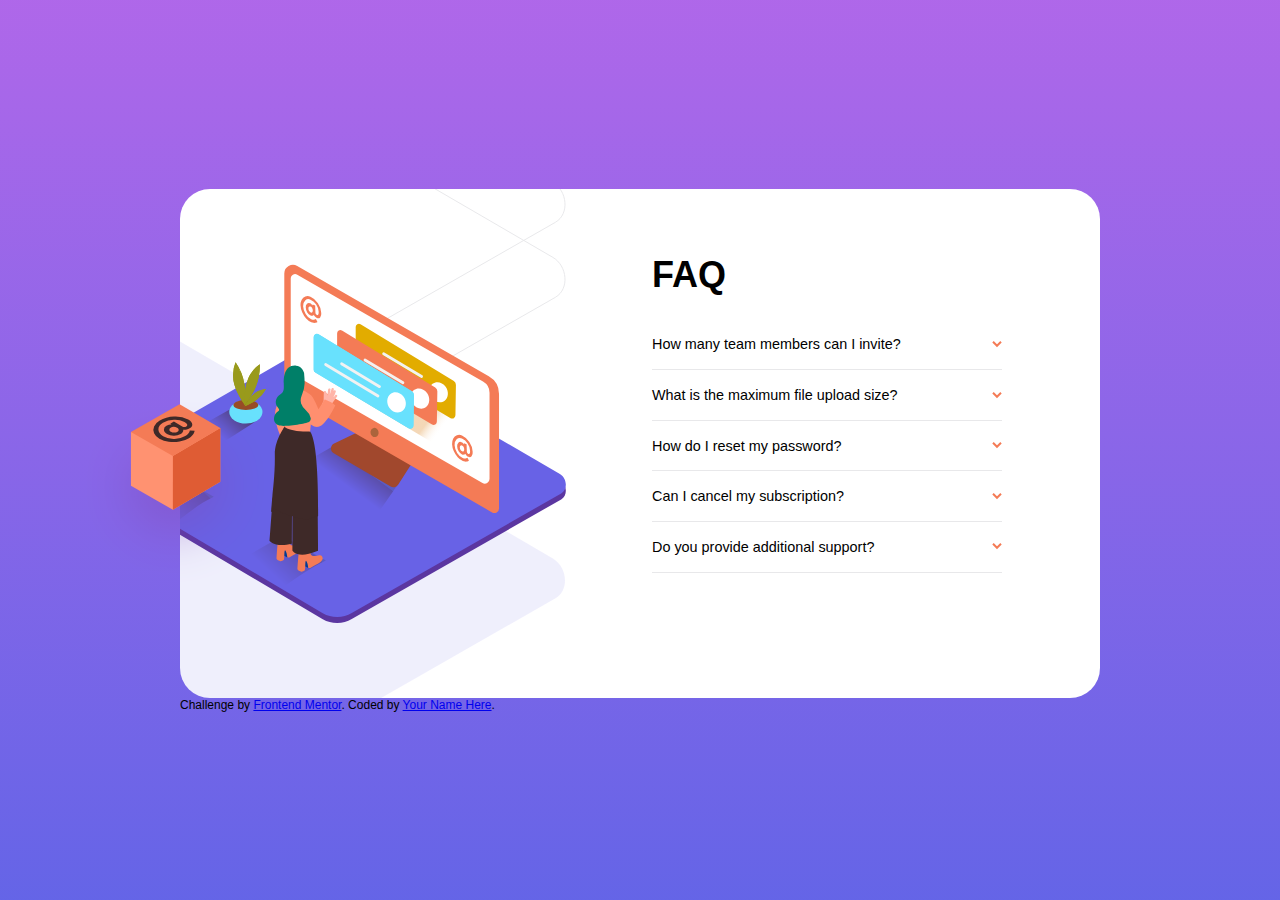
<file: faq-accordion-card-main/index.html>
<!DOCTYPE html>
<html lang="en">

<head>
    <meta charset="UTF-8">
    <meta name="viewport" content="width=device-width, initial-scale=1.0">
    <!-- displays site properly based on user's device -->
    <link rel="stylesheet" href="styles/style.css">
    <link rel="icon" type="image/png" sizes="32x32" href="./images/favicon-32x32.png">
    <link rel="preconnect" href="https://fonts.gstatic.com">
    <link rel="stylesheet" href="https://fonts.google.com/specimen/Kumbh+Sans">
    <title>Frontend Mentor | FAQ Accordion Card</title>

</head>

<body>
    <main class="wrapper">
        <div class="image__wrapper">
            <div class="image__wrapper_inner">

            </div>
            <img class="box" src="/faq-accordion-card-main/images/illustration-box-desktop.svg" alt="box">
        </div>
        <!-- Content Container -->
        <div class="accordion__wrapper">

            <h1 class="title__accordion">FAQ</h1>
            <div class="questions__accordions">
                <div class="question-answer__accordion">
                    <div class="question">
                        <h3 class="title__question">
                            How many team members can I invite?
                        </h3>
                        <img src="/faq-accordion-card-main/images/icon-arrow-down.svg">
                    </div>
                    <div class="answer">
                        You can invite up to 2 additional users on the Free plan. There is no limit on
                        team members for the Premium plan.
                    </div>
                </div>

                <div class="question-answer__accordion">
                    <div class="question">
                        <h3 class="title__question">
                            What is the maximum file upload size?
                        </h3>
                        <img src="/faq-accordion-card-main/images/icon-arrow-down.svg">
                    </div>
                    <div class="answer ">
                        No more than 2GB. All files in your account must fit your allotted storage space.
                    </div>
                </div>

                <div class="question-answer__accordion">
                    <div class="question">
                        <h3 class="title__question">
                            How do I reset my password?
                        </h3>
                        <img src="/faq-accordion-card-main/images/icon-arrow-down.svg">
                    </div>
                    <div class="answer ">
                        Click “Forgot password” from the login page or “Change password” from your profile page.
                        A reset link will be emailed to you.
                    </div>
                </div>

                <div class="question-answer__accordion">
                    <div class="question">
                        <h3 class="title__question">
                            Can I cancel my subscription?
                        </h3>
                        <img src="/faq-accordion-card-main/images/icon-arrow-down.svg">
                    </div>
                    <div class="answer ">
                        Yes! Send us a message and we’ll process your request no questions asked.
                    </div>
                </div>

                <div class="question-answer__accordion">
                    <div class="question">
                        <h3 class="title__question">
                            Do you provide additional support?
                        </h3>
                        <img src="/faq-accordion-card-main/images/icon-arrow-down.svg">
                    </div>
                    <div class="answer ">
                        Chat and email support is available 24/7. Phone lines are open during normal business hours.
                    </div>
                </div>

            </div>
        </div>
    </main>

    <div class="attribution">
        Challenge by <a href="https://www.frontendmentor.io?ref=challenge" target="_blank">Frontend Mentor</a>.
        Coded by <a href="#">Your Name Here</a>.
    </div>
    <script src="/faq-accordion-card-main/styles/main.js"></script>
</body>

</html>
</file>
<file: faq-accordion-card-main/styles/style.css>
:root {
  --softRed: hsl(14, 88%, 65%);
  --veryDarkGrayBlue: hsl(237, 12%, 33%);
  --darkGrayBlue: hsl(240, 6%, 50%);
  --lightGrayBlue: hsl(240, 5%, 91%);
  --fontSize: 12px;
}
*,
*:before,
*:after {
  box-sizing: border-box;
}

html {
  font-size: var(--fontSize);
}

body {
  margin: 0;
  font-family: "Poppins", sans-serif;
  height: 100vh;
  width: 100vw;
  background: linear-gradient(hsl(273, 75%, 66%), hsl(240, 73%, 65%));
  display: grid;
  justify-content: center;
  align-content: center;
}

.wrapper {
  background: white;
  border-radius: 30px;
  height: 509px;
  width: 920px;
  display: grid;
  grid-template-columns: 400px 1fr;
  grid-gap: 6rem;
  background-image: url(/faq-accordion-card-main/images/bg-pattern-desktop.svg);
  background-repeat: no-repeat;
  background-position: 1260% 65%;
}

.question-answer__accordion > .answer {
  display: none;
}

.active > .answer {
  display: block;
  padding-bottom: 1.3rem;
  color: var(--darkGrayBlue);
}

.active img {
  transform: rotate(180deg);
  transition: all 0.3s ease-in;
}

.accordion__wrapper {
  margin-top: 65px;

  display: flex;
  flex-direction: column;
}

.questions__accordions {
  height: 100%;
  display: flex;
  flex-direction: column;
}

.question-answer__accordion {
  width: 350px;
  border-bottom: 1px solid #e8e8ea;
}
.title__accordion {
  font-size: 3rem;
  margin-top: 0px;
}

.title__question {
  font-weight: 400;
  font-size: 1.2rem;
  color: (var(--veryDarkGrayBlue));
  margin: 1.4rem 0rem;
}

.question {
  display: flex;
  justify-content: space-between;
  cursor: pointer;
  transition: 0.4s;
}

.active h3 {
  font-weight: 700;
}

.question img {
  align-self: center;
}

.image__wrapper {
  position: relative;
}

.image__wrapper_inner {
  background: url(/faq-accordion-card-main/images/illustration-woman-online-desktop.svg);
  height: 100%;
  background-repeat: no-repeat;
  background-position: 120% center;
}

.box {
  position: absolute;
  top: 42%;
  left: -25%;
}

@media (max-width: 700px) {
  .wrapper {
    width: 350px;
    grid-template-columns: 1fr;
    grid-template-rows: 100px 1fr;
    grid-gap: 0.5rem;
    position: relative;
    padding: 1rem;
    height: 530px;
  }
  .image__wrapper {
    background: url("./images/bg-pattern-mobile.svg");
    background-repeat: no-repeat;
    background-position: center 590%;
  }

  .image__wrapper_inner {
    position: absolute;
    width: 100%;
    height: 200px;
    background-size: 72%;
    background-position: center;
    top: -129%;
  }
  .box {
    width: 55px;
    left: 19%;
    top: -30%;
  }
  .accordion__wrapper {
    margin-top: 0px;
  }
  .question-answer__accordion {
    width: 100%;
  }
  .title__accordion {
    text-align: center;
  }
}
</file>
